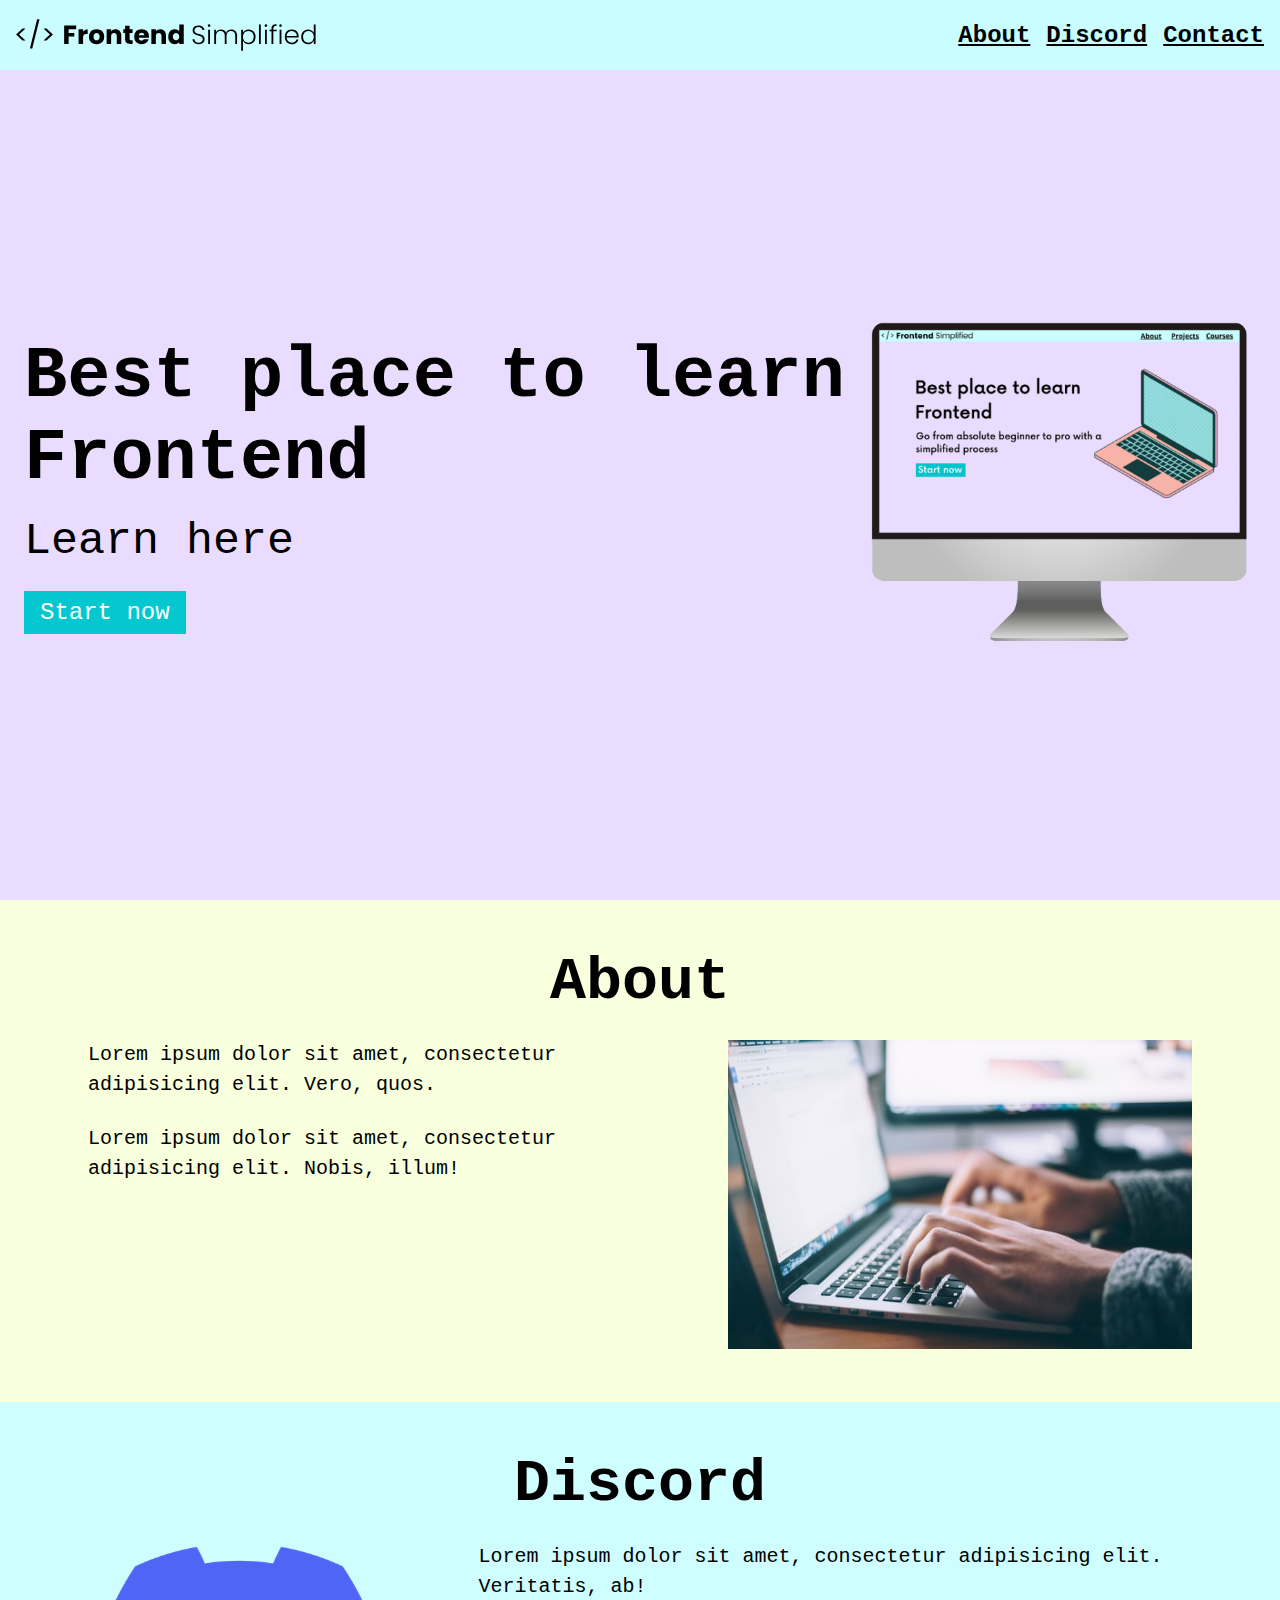
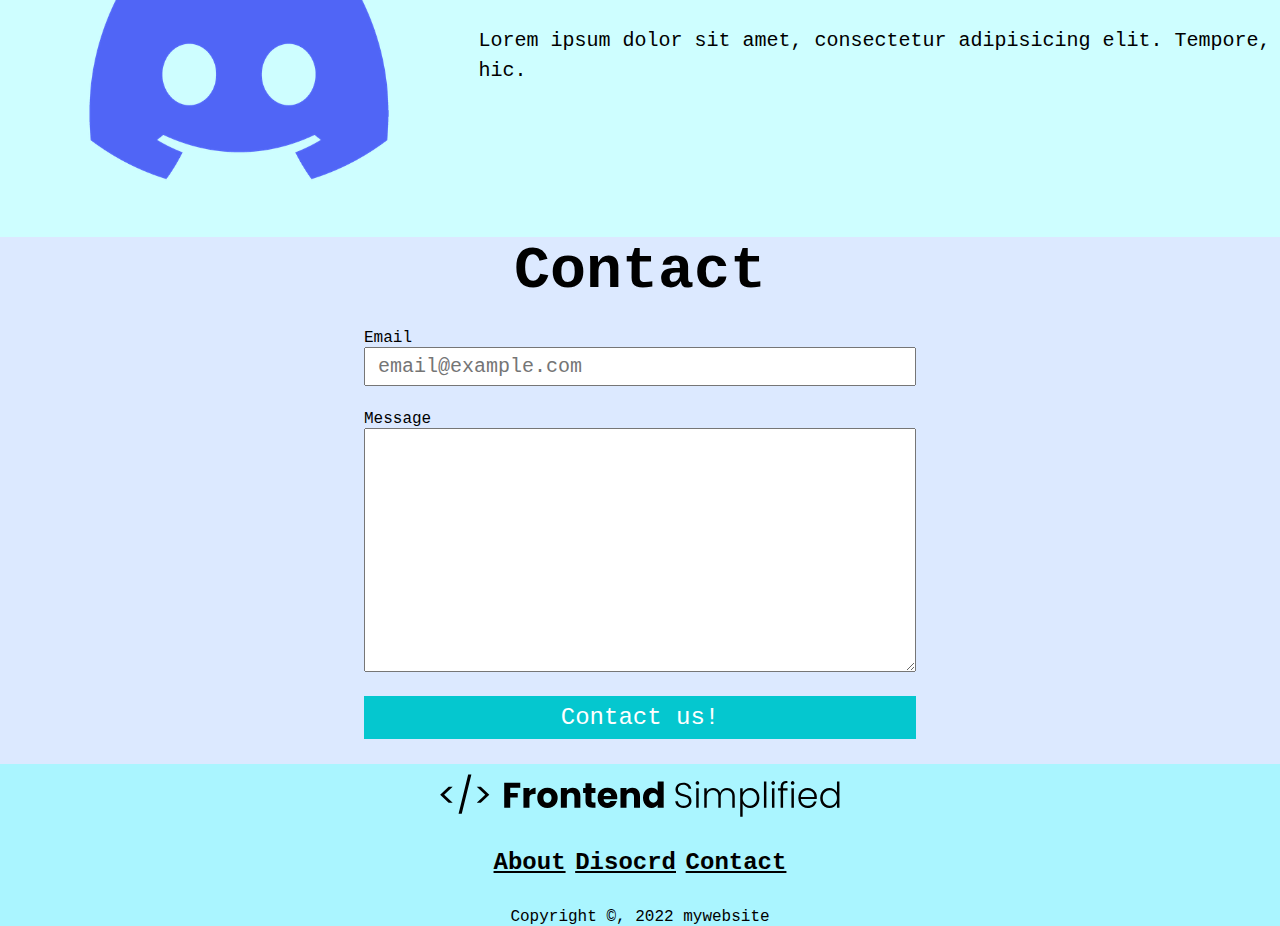
<file: html-css website/index.html>
<!DOCTYPE html>
<html lang="en">
<head>
    <meta charset="UTF-8">
    <meta http-equiv="X-UA-Compatible" content="IE=edge">
    <meta name="viewport" content="width=device-width, initial-scale=1.0">
    <link rel="stylesheet" href="style.css">
    <title>Document</title>
</head>
<body>
    <section>
        <nav>
            <img src="assets/FES.svg" class="logo" alt="">
            <ul>
                <li><a href="#about">About</a></li>
                <li><a href="#discord">Discord</a></li>
                <li><a href="#contact">Contact</a></li>
            </ul>
        </nav>
        <header>
            <div class="row">
                <div class="home-dscp">
                    <h1>Best place to learn Frontend</h1>
                    <p class="subheader">Learn here</p>
                    <button class="home-button">Start now</button>
                </div>
                <figure>
                    <img src="assets/laptop.png" alt="">
                </figure>
            </div>
        </header>
    </section>

    <main>
        <section id="about">
            <h2>About</h2>
            <div class="row">
                <div class="section-dscp">
                    <div class="section-dscp-wrapper">
                        <p class="section-paragraph">Lorem ipsum dolor sit amet, consectetur adipisicing elit. Vero, quos.</p>
                        <p class="section-paragraph">Lorem ipsum dolor sit amet, consectetur adipisicing elit. Nobis, illum!</p>
                    </div>
                    <figure class="about_image-wrapper">
                        <img src="assets/about.jpg" alt="">
                    </figure>
                </div>
            </div>
        </section>

        <section id="discord">
            <h2>Discord</h2>
            <div class="row">
                <div class="section-dscp">
                    <figure class="about_image-wrapper">
                        <img src="assets/discord.png" alt="">
                    </figure>

                    <div>
                        <p class="section-paragraph">Lorem ipsum dolor sit amet, consectetur adipisicing elit. Veritatis, ab!</p>
                        <p class="section-paragraph">Lorem ipsum dolor sit amet, consectetur adipisicing elit. Tempore, hic.</p>
                    </div>
                </div>
            </div>
        </section>

        <section id="contact">
            <h2>Contact</h2>
            <form action="">
                <span>Email</span>
                <input type="email" placeholder="email@example.com">
                <span>Message</span>
                <textarea name="Message" id="" cols="30" rows="10"></textarea>
                <button class="contact-button">Contact us!</button>
            </form>
        </section>
    </main>

    <footer>
        <img class="footer-img" src="assets/FES.svg" alt="">
        <div class="footer-links">
            <a class="footer-link" href="#about">About</a>
            <a class="footer-link" href="#discord">Disocrd</a>
            <a class="footer-link" href="#contacat">Contact</a>
            <a class="footer-link" href=""></a>
        </div>
        <p>Copyright &copy;, 2022 mywebsite </p>
    </footer>
</body>
</html>
</file>
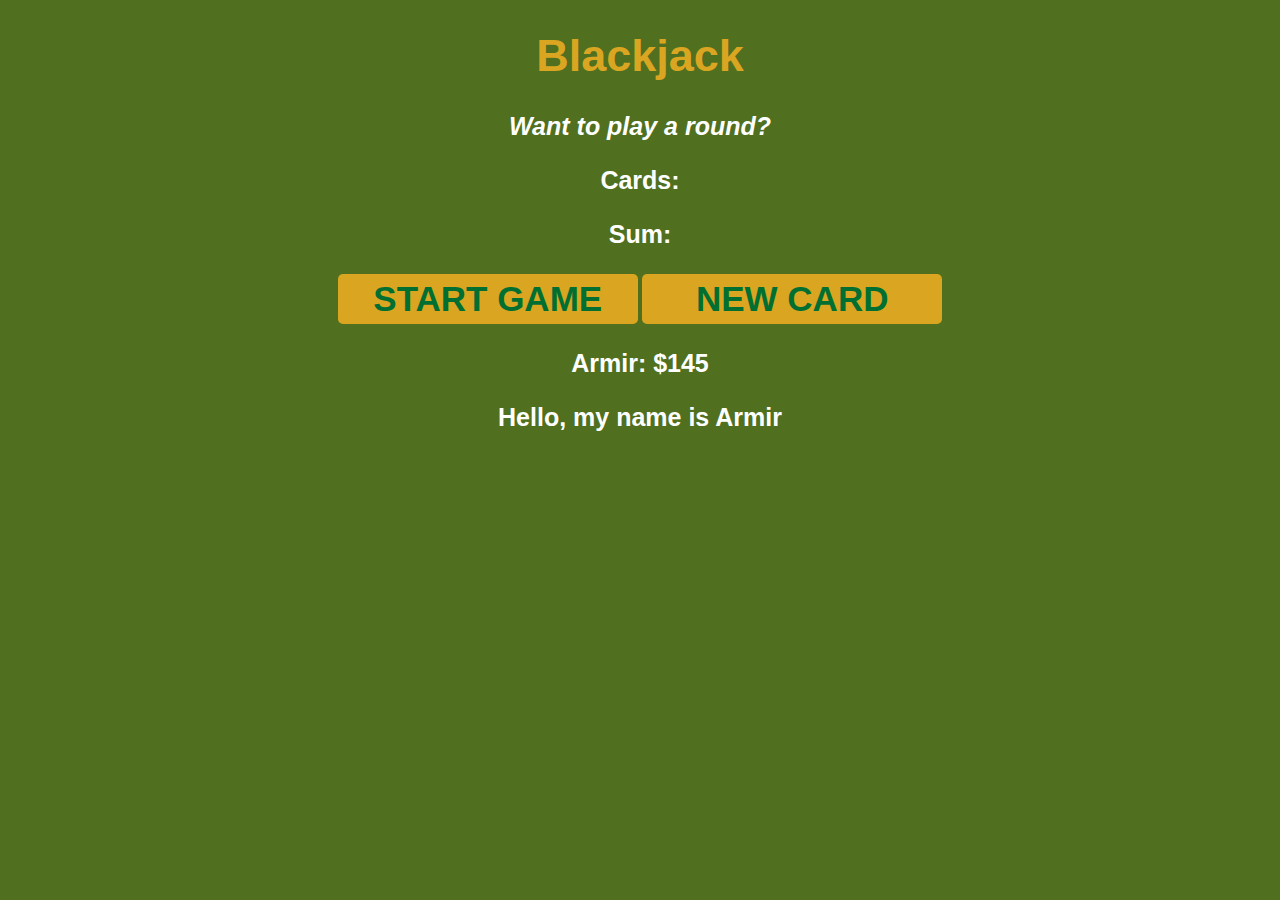
<file: js-crash/build-blackjack-game/index.html>
<!DOCTYPE html>
<html lang="en">
<head>
    <meta charset="UTF-8">
    <meta http-equiv="X-UA-Compatible" content="IE=edge">
    <meta name="viewport" content="width=device-width, initial-scale=1.0">
    <title>Blackjack Game</title>
    <link rel="stylesheet" href="style.css">

</head>
<body>
    
    <h1>Blackjack</h1>
    <p id="message-el">Want to play a round?</p>
    <p id="card-el">Cards: </p>
    <p id="sum-el">Sum: </p>

    <button onclick="startGame()">START GAME</button>
    <button onclick="newCard()">NEW CARD</button>
    <p id="player-el"></p>

    <p id="greeting-el"></p>
    <script src="index.js"></script>
    <script src="practice.js"></script>
</body>
</html>
</file>
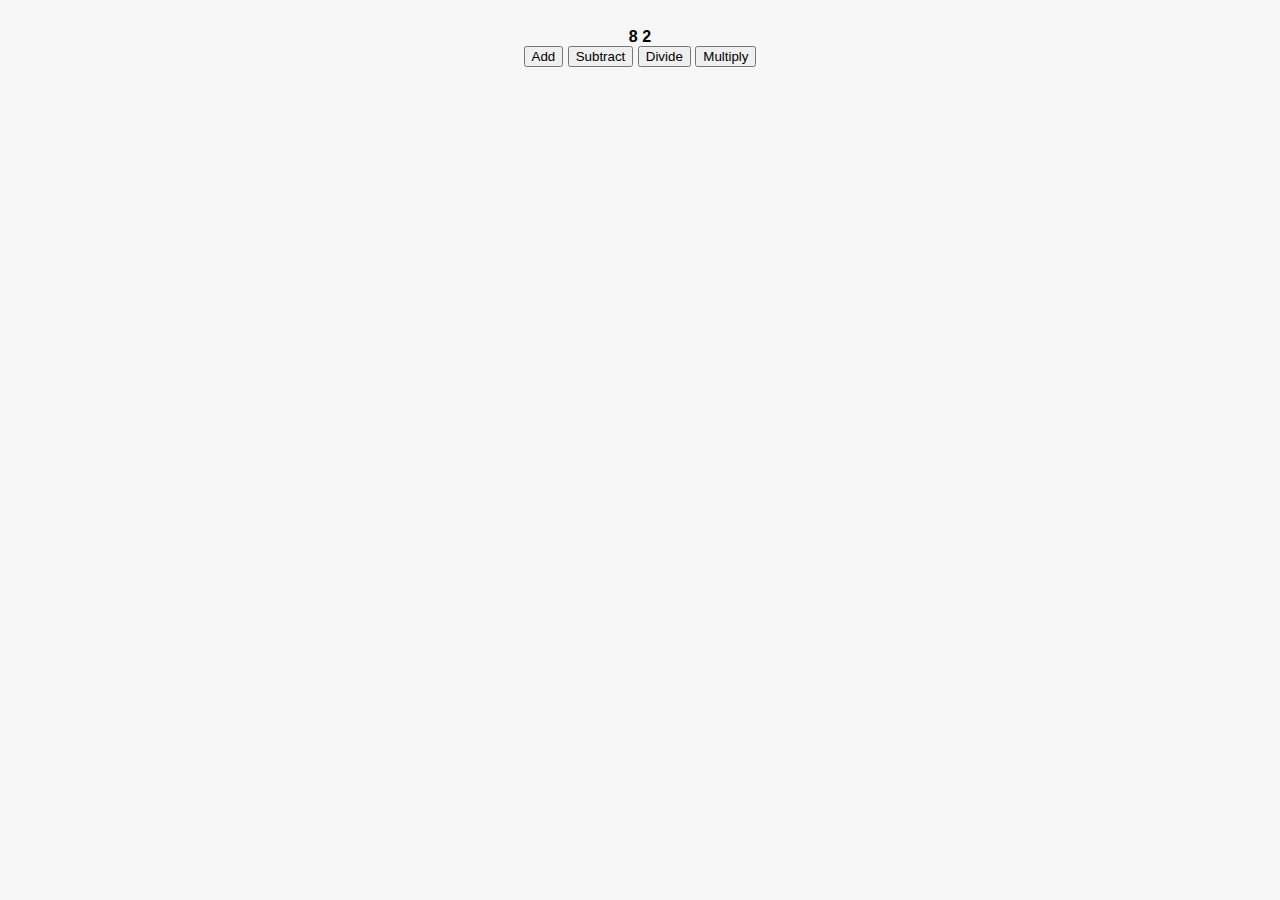
<file: js-crash/calculator-challenge/index.html>
<!DOCTYPE html>
<html lang="en">
<head>
    <meta charset="UTF-8">
    <meta http-equiv="X-UA-Compatible" content="IE=edge">
    <meta name="viewport" content="width=device-width, initial-scale=1.0">
    <title>Simple Calculator</title>
    <link rel="stylesheet" href="style.css">
</head>
<body>
    
    <span id="num1-el"></span>
    <span id="num2-el"></span>
    <br>

    <button onclick="add()">Add</button>
    <button onclick="subtract()">Subtract</button>
    <button onclick="divide()">Divide</button>
    <button onclick="multiply()">Multiply</button>
    <br>

    <span id="sum-el"></span>

    <script src="index.js"></script>
</body>
</html>
</file>
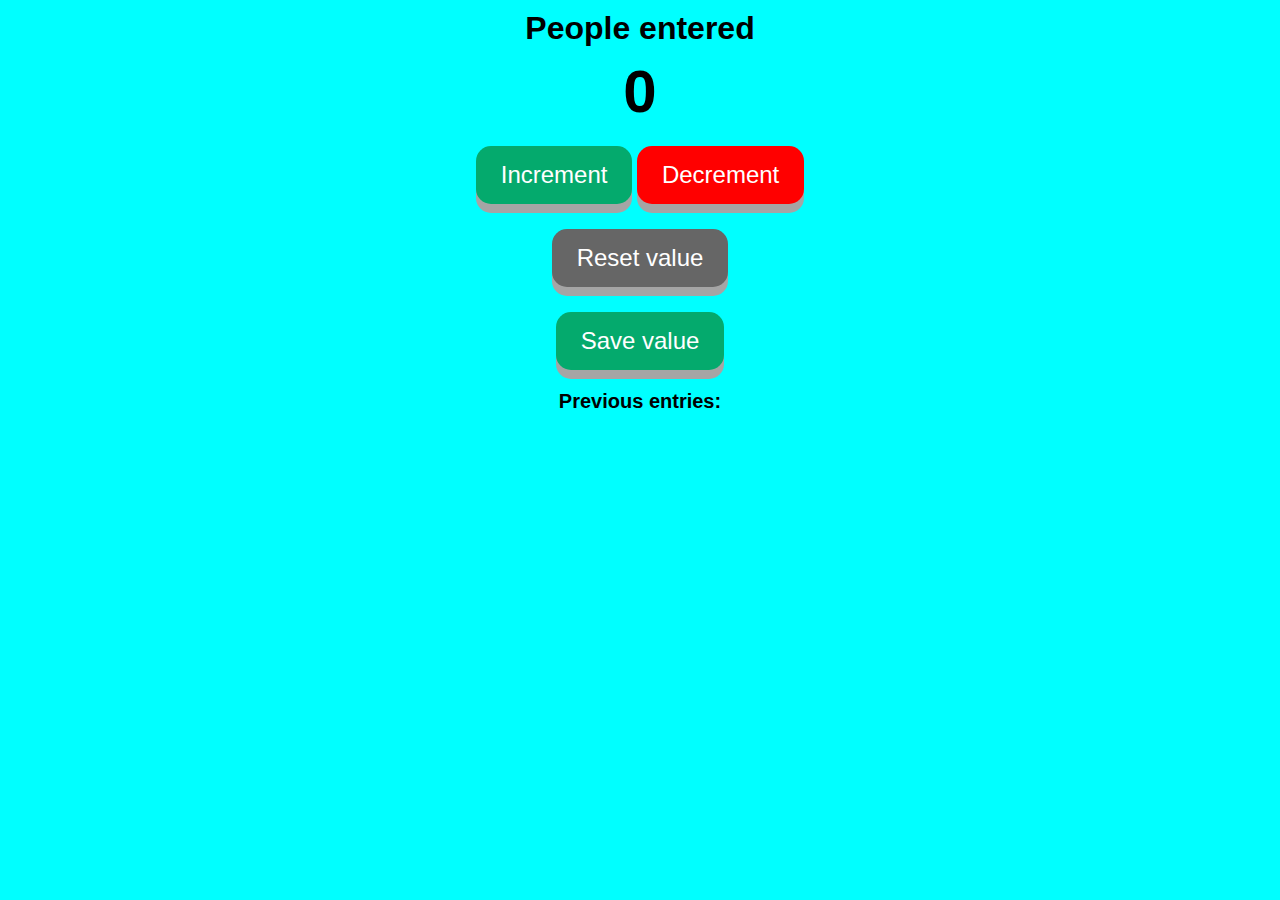
<file: js-crash/passenger-app/index.html>
<!DOCTYPE html>
<html lang="en">
<head>
    <meta charset="UTF-8">
    <meta http-equiv="X-UA-Compatible" content="IE=edge">
    <meta name="viewport" content="width=device-width, initial-scale=1.0">
    <link rel="stylesheet" href="style.css">
    
    <title>Passenger App</title>
</head>
<body>
    <h1>People entered</h1>
    <h2 id="count-el">0</h2>
    <h3 id="welcome-el"></h3>

    <button class="btn btn-increment" onclick="increment()">Increment</button>
    <button class="btn btn-decrement" onclick="decrement()">Decrement</button>

    <button class="btn-reset" onclick="resetValue()">Reset value</button>
    <button class="btn-save" onclick="save()">Save value</button>

    <p id="save-el" class="body-paragraph">Previous entries: </p>

    <script src="index.js"></script>
    <script src="practice.js"></script>
</body>
</html>
</file>
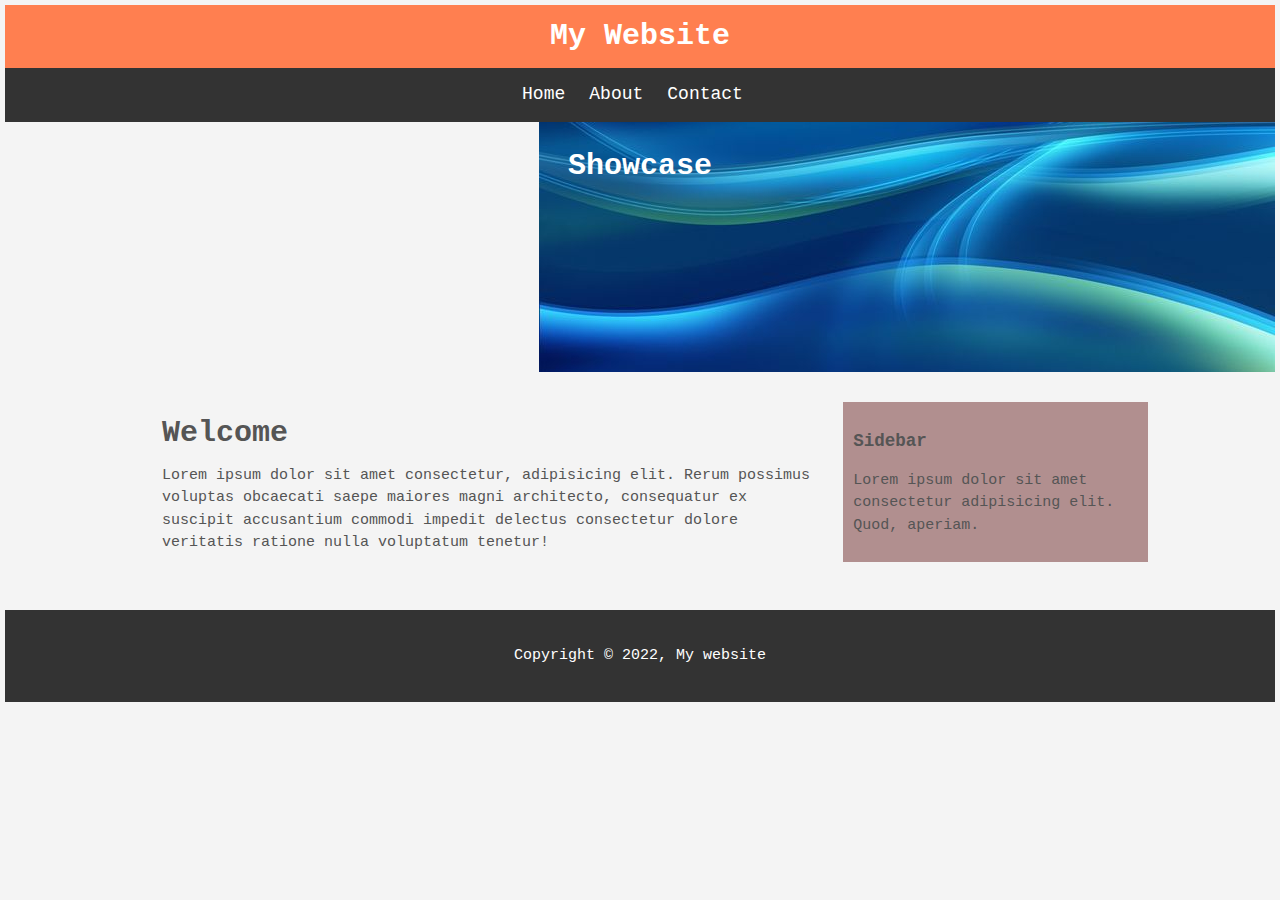
<file: css-cheatsheet/layout.html>
<!DOCTYPE html>
<html lang="en">
<head>
    <meta charset="UTF-8">
    <meta http-equiv="X-UA-Compatible" content="IE=edge">
    <meta name="viewport" content="width=device-width, initial-scale=1.0">
    <title>My Layout</title>
    <link rel="stylesheet" href="css/layout.css">
</head>
<body>

    <header id="main-header">
        <div class="container">
        <h1> My Website </h1>
        </div>
    </header>

    <nav id="navbar">
        <div class="container">
            <ul>
                <li><a href="#">Home</a></li>
                <li><a href="#">About</a></li>
                <li><a href="#">Contact</a></li>
            </ul>
        </div>
    </nav>

    <section id="showcase">
        <div class="container">
            <h1>Showcase</h1>
        </div>
    </section>

    <div class="container">
        <section id="main">
            <h1>Welcome</h1>
            <p>Lorem ipsum dolor sit amet consectetur, adipisicing elit. Rerum possimus voluptas obcaecati saepe maiores magni architecto, consequatur ex suscipit accusantium commodi impedit delectus consectetur dolore veritatis ratione nulla voluptatum tenetur!</p>
        </section>

        <aside id="sidebar">
            <h3>Sidebar</h3>
            <p>Lorem ipsum dolor sit amet consectetur adipisicing elit. Quod, aperiam.</p>
        </aside>
    </div>

    <footer id="main-footer">
        <p>Copyright &copy; 2022, My website</p>
    </footer>

</body>
</html>
</file>
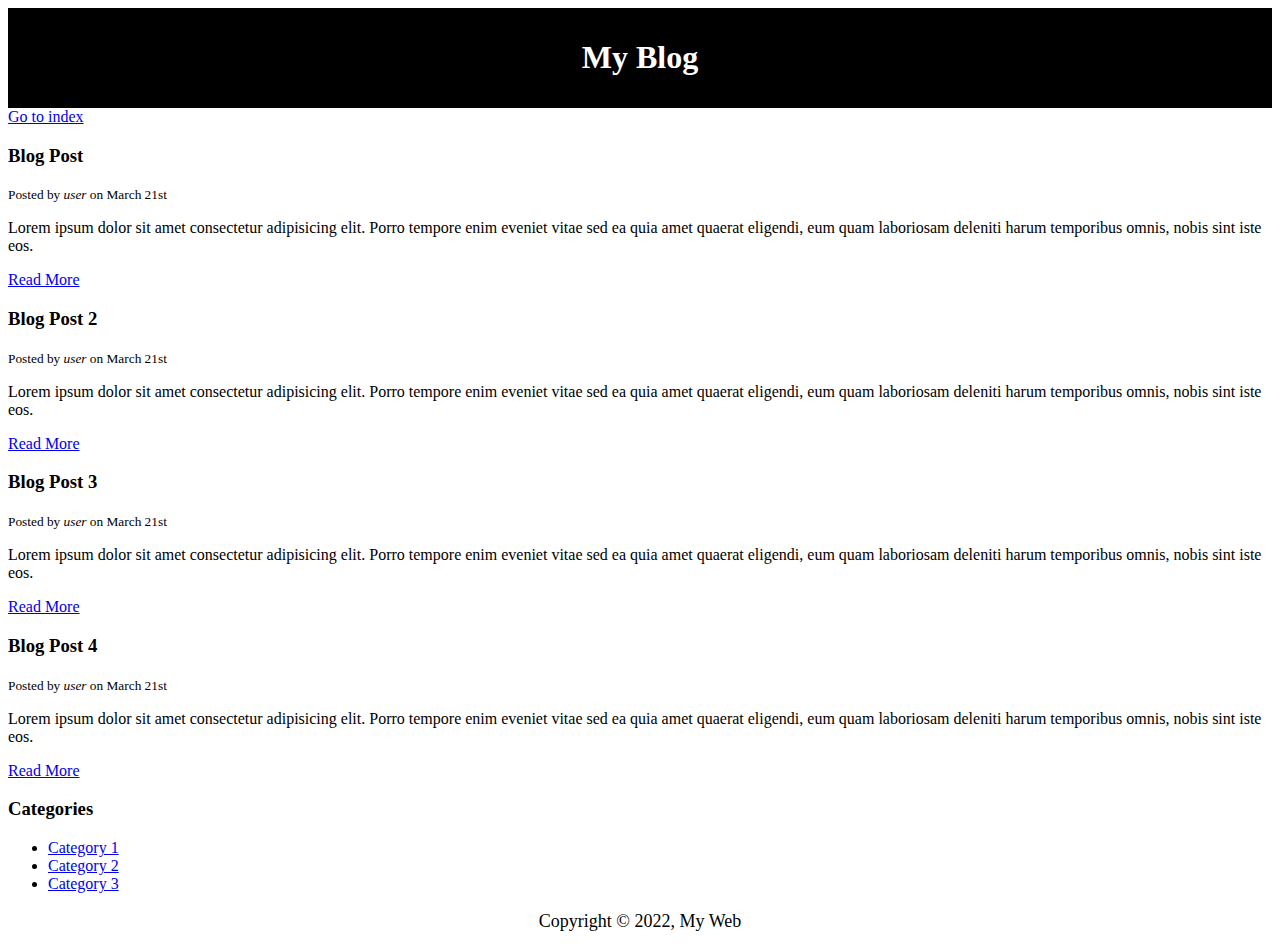
<file: html-cheatsheet/blog.html>
<!DOCTYPE html>
<html lang="en">
<head>
    <meta charset="UTF-8">
    <meta http-equiv="X-UA-Compatible" content="IE=edge">
    <meta name="viewport" content="width=device-width, initial-scale=1.0">
    <title>My Blog</title>
    <style>
        #main-header {
            text-align: center;
            background-color: black;
            color: white;
            padding: 10px;
        }

        #main-footer {
            text-align: center;
            font-size: 18px;
        }
    </style>
</head>
<body>
    <!-- HTML5 Semantic-->

    <header id="main-header">
        <h1>My Blog</h1>
    </header>
    
    <a href="index.html">Go to index</a>

    <section>
        <article class="post">
            <h3>Blog Post</h3>
            <small>Posted by <em>user</em> on March 21st</small>
            <p>Lorem ipsum dolor sit amet consectetur adipisicing elit. Porro tempore enim eveniet vitae sed ea quia amet quaerat eligendi, eum quam laboriosam deleniti harum temporibus omnis, nobis sint iste eos.</p>
            <a href="post.html">Read More</a>
        </article>

        <article class="post">
            <h3>Blog Post 2</h3>
            <small>Posted by <em>user</em> on March 21st</small>
            <p>Lorem ipsum dolor sit amet consectetur adipisicing elit. Porro tempore enim eveniet vitae sed ea quia amet quaerat eligendi, eum quam laboriosam deleniti harum temporibus omnis, nobis sint iste eos.</p>
            <a href="post.html">Read More</a>
        </article>

        <article class="post">
            <h3>Blog Post 3</h3>
            <small>Posted by <em>user</em> on March 21st</small>
            <p>Lorem ipsum dolor sit amet consectetur adipisicing elit. Porro tempore enim eveniet vitae sed ea quia amet quaerat eligendi, eum quam laboriosam deleniti harum temporibus omnis, nobis sint iste eos.</p>
            <a href="post.html">Read More</a>
        </article>

        <article class="post">
            <h3>Blog Post 4</h3>
            <small>Posted by <em>user</em> on March 21st</small>
            <p>Lorem ipsum dolor sit amet consectetur adipisicing elit. Porro tempore enim eveniet vitae sed ea quia amet quaerat eligendi, eum quam laboriosam deleniti harum temporibus omnis, nobis sint iste eos.</p>
            <a href="post.html">Read More</a>
        </article>
    </section>

    <aside>
        <h3>Categories</h3>
        <nav>
            <ul>
                <li><a href="#">Category 1</a></li>
                <li><a href="#">Category 2</a></li>
                <li><a href="#">Category 3</a></li>
            </ul>
        </nav>
    </aside>

    <footer id="main-footer">
        <p> Copyright &copy; 2022, My Web</p>
    </footer>
</body>
</html>
</file>
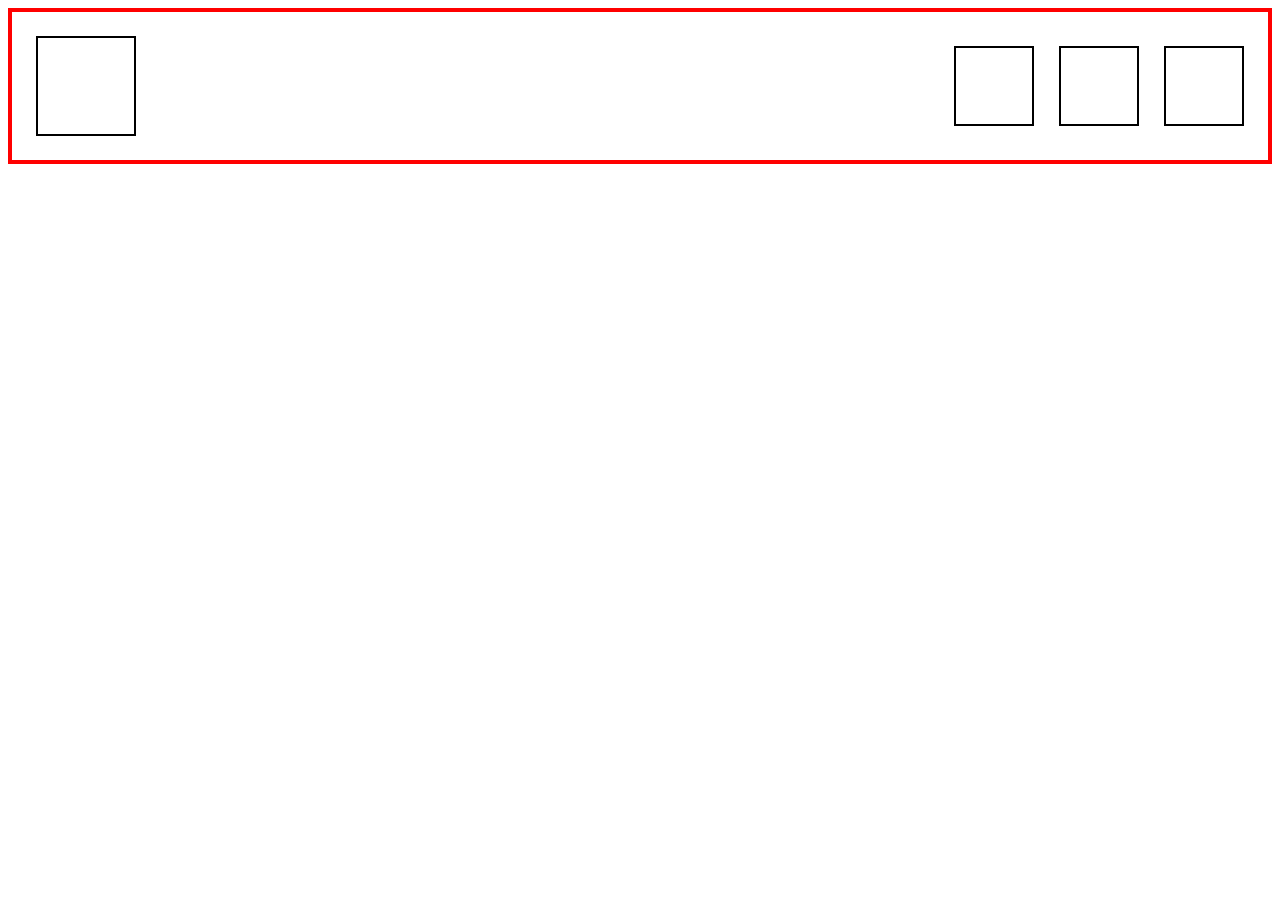
<file: css-cheatsheet/css flex/index2.html>
<!DOCTYPE html>
<html lang="en">
<head>
    <meta charset="UTF-8">
    <meta http-equiv="X-UA-Compatible" content="IE=edge">
    <meta name="viewport" content="width=device-width, initial-scale=1.0">
    <link rel="stylesheet" href="style.css">
    <title>Document</title>
</head>
<body>
    <div class="container">
        <div class="block"></div>
        <div class="wrapper">
            <div class="block small-block"></div>
            <div class="block small-block""></div>
            <div class="block small-block""></div>
        </div>
        
    </div>
</body>
</html>
</file>
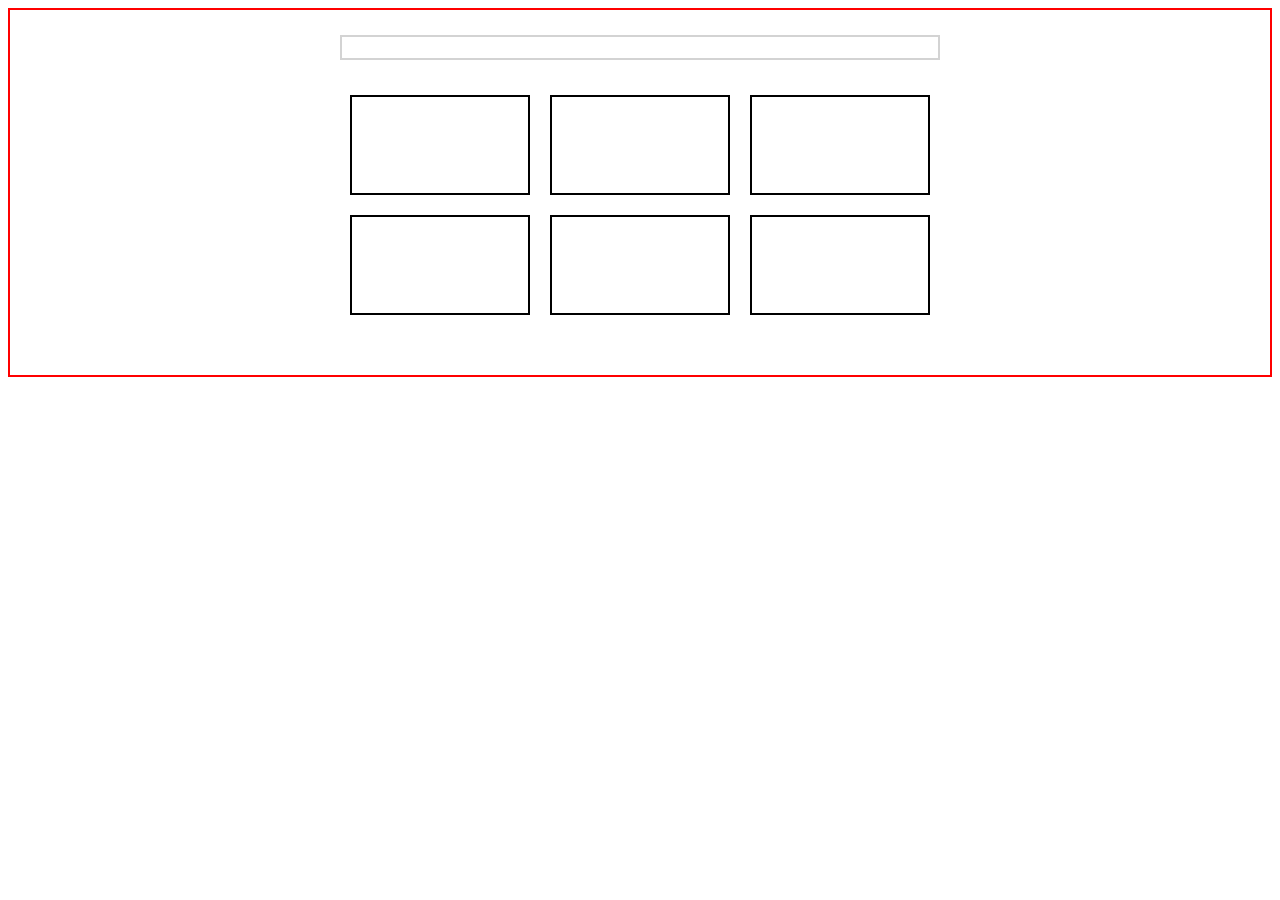
<file: css-cheatsheet/css flex/index3.html>
<!DOCTYPE html>
<html lang="en">
<head>
    <meta charset="UTF-8">
    <meta http-equiv="X-UA-Compatible" content="IE=edge">
    <meta name="viewport" content="width=device-width, initial-scale=1.0">
    <link rel="stylesheet" href="style3.css">
    <title>Document</title>
</head>
<body>
     <div class="container">
         <div class="row">
            <div class="nav">
                
            </div>
            <div class="box-wrapper">
                <div class="box"></div>
                <div class="box"></div>
                <div class="box"></div>
                <div class="box"></div>
                <div class="box"></div>
                <div class="box"></div>
            </div>
         </div>
     </div>
</body>
</html>
</file>
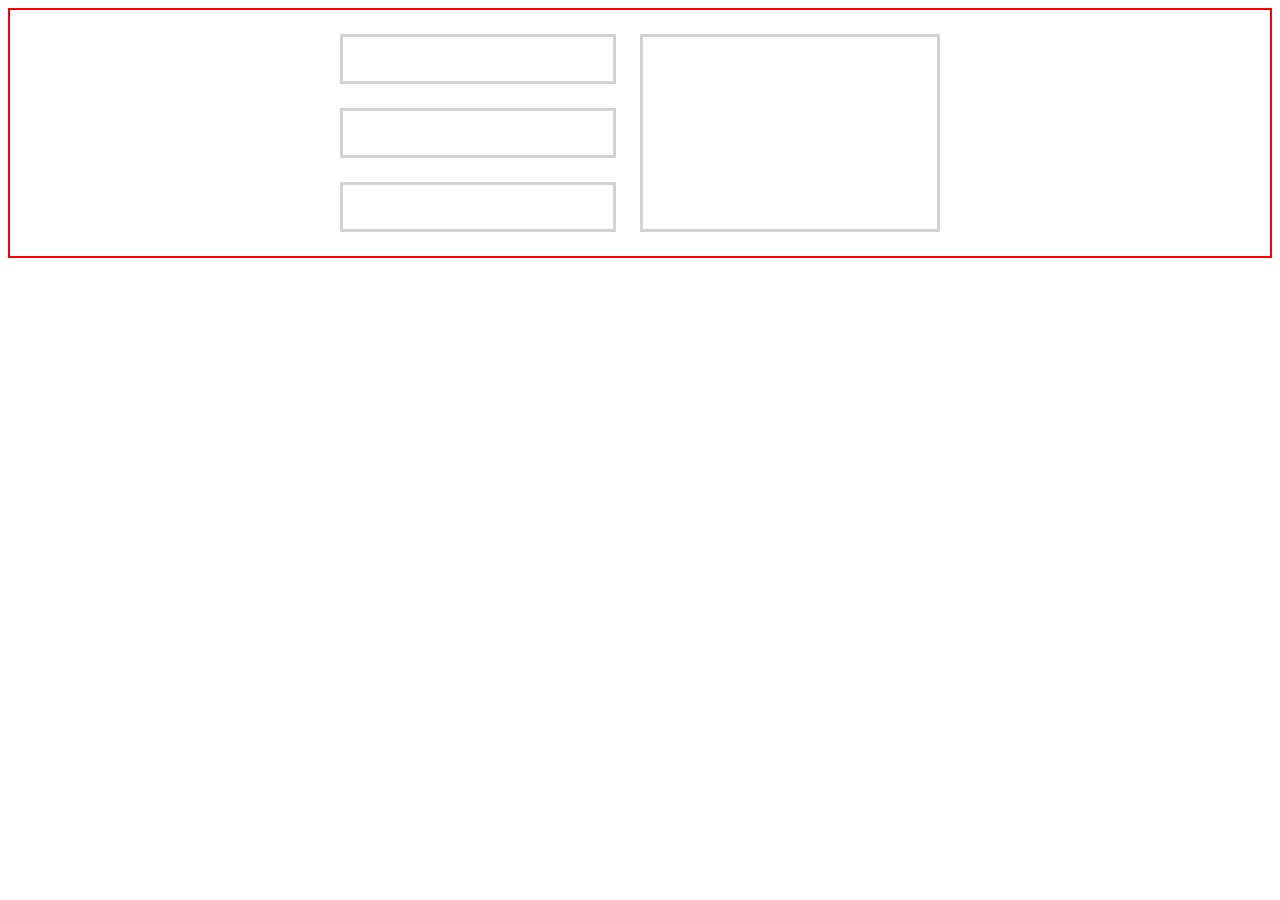
<file: css-cheatsheet/css flex/index4.html>
<!DOCTYPE html>
<html lang="en">
<head>
    <meta charset="UTF-8">
    <meta http-equiv="X-UA-Compatible" content="IE=edge">
    <meta name="viewport" content="width=device-width, initial-scale=1.0">
    <link rel="stylesheet" href="style4.css">
    <title>Document</title>
</head>
<body>
    <div class="container">
        <div class="row">
            <div class="box-wrapper">
                <div class="box box-small"></div>
                <div class="box box-small"></div>
                <div class="box box-small"></div>
            </div>
            
            <div class="box box-large"></div>
        </div>
    </div>
</body>
</html>
</file>
<file: html-css website/style.css>
* {
  padding: 0;
  margin: 0;
  box-sizing: border-box;
  font-family: "Courier New", Courier, monospace;
}

nav {
  height: 70px;
  display: flex;
  justify-content: space-between;
  align-items: center;
  padding: 0 16px;
  background-color: #cafdff;
}

header {
  background-color: #eadcff;
  height: calc(100vh - 70px);
  padding: 24px;
  display: flex;
  align-items: center;
  justify-content: center;
}

.subheader {
  font-size: 45px;
  margin: 16px 0 24px 0;
}

button {
  background-color: #05c7cf;
  color: white;
  border: none;
  padding: 8px 16px;
  font-size: 24px;
  cursor: pointer;
}

button:hover {
  color: black;
}

h1 {
  font-size: 72px;
}
a {
  color: black;
  font-size: 24px;
  font-weight: bold;
}

.logo {
  width: 300px;
}

ul {
  display: flex;
}

li {
  list-style-type: none;
  padding-left: 16px;
}

.row {
  width: 100%;
  max-width: 1300px;
  margin: 0 auto;
  display: flex;
  align-items: center;
  justify-content: center;
}

/* 
ABOUT SECTION
*/
#about {
  padding: 48px 0;
  background-color: #f8ffdc;
}

h2 {
  font-size: 60px;
  text-align: center;
  margin-bottom: 24px;
}

.section-dscp {
  display: flex;
  align-content: center;
  justify-content: center;
}

.about_image-wrapper {
  width: 40%;
  padding: 0 24px;
}

img {
  width: 100%;
}

.section-dscp-wrapper {
  width: 50%;
  padding: 0 24px;
}

.section-paragraph {
  font-size: 20px;
  line-height: 1.5;
  margin-bottom: 24px;
}

/* 
DISCORD SECTION
*/

#discord {
  background-color: #cefeff;
  padding: 48px 0;
}

/* 
Contact SECTION
*/

#contact {
  background-color: #dce9ff;
}

form {
  max-width: 600px;
  display: flex;
  flex-direction: column;
  margin: 0 auto;
  padding: 0 24px;
}

input,
textarea {
  margin-bottom: 24px;
  font-size: 20px;
  padding: 6px 12px;
}
.contact-button {
  margin-bottom: 25px;
}

/* 
Footer SECTION
*/
#footer {
  padding: 48px 0;
}

footer {
  background-color: #aaf5ff;
  display: flex;
  flex-direction: column;
  align-items: center;
}

.footer-img {
  max-width: 400px;
  margin-top: 10px;
  margin-bottom: 32px;
}

.footer-links {
  margin-bottom: 32px;
}

.footer-links {
  padding: 0 16px;
}

@media (max-width: 728px) {
  .row {
    flex-direction: column;
  }
  .home-dscp {
    margin-bottom: 24px 0;
    display: flex;
    flex-direction: column;
    align-items: center;
  }
  .home-button {
    max-width: 240px;
  }
  h1 {
    text-align: center;
    font-size: 55px;
  }

  .subheader {
    text-align: center;
    font-size: 28px;
  }

  ul {
    display: none;
  }

  .section-dscp {
    flex-direction: column;
  }

  .section-dscp-wrapper {
    width: 100%;
  }
  .about_image-wrapper {
    width: 100%;
  }

  #discord .section-dscp {
    flex-direction: column-reverse;
  }

  footer {
    padding: 48px 24px;
  }

  .footer-img {
    max-width: 250px;
  }
}
</file>
<file: js-crash/build-blackjack-game/style.css>
body {
    background-color: #f7f7f7;
    font-family: -apple-system, BlinkMacSystemFont, "Segoe UI", Roboto, Oxygen,
      Ubuntu, Cantarell, "Open Sans", "Helvetica Neue", sans-serif;
    font-weight: bold;
    text-align: center;
    background-color: rgb(80, 112, 32);
}

h1 {
    color: goldenrod;
    font-size: 45px;
}

p {
    color: white;
    font-size: 25px;
}

#message-el {
    font-style: italic;
}

button {
    color: #016f32;
    background-color: goldenrod;
    width: 300px;
    border: none;
    cursor: pointer;
    border-radius: 5px;
    font-size: 35px;
    font-weight: bold;
    padding-top: 5px;
    padding-bottom: 5px;
}

button:hover {
    color: white;
}
</file>
<file: js-crash/calculator-challenge/style.css>
body {
    background-color: #f7f7f7;
    font-family: -apple-system, BlinkMacSystemFont, "Segoe UI", Roboto, Oxygen,
      Ubuntu, Cantarell, "Open Sans", "Helvetica Neue", sans-serif;
    font-weight: bold;
    text-align: center;
    padding: 20px;
  }
</file>
<file: js-crash/passenger-app/style.css>
body {
  background-color: aqua;
  font-family: -apple-system, BlinkMacSystemFont, "Segoe UI", Roboto, Oxygen,
    Ubuntu, Cantarell, "Open Sans", "Helvetica Neue", sans-serif;
  font-weight: bold;
  text-align: center;
}

h1 {
  margin-top: 10px;
  margin-bottom: 10px;
}

h2 {
  font-size: 60px;
  margin-top: 0;
  margin-bottom: 20px;
}

button {
  padding: 15px 25px;
  font-size: 24px;
  text-align: center;
  cursor: pointer;
  outline: none;
  color: #fff;
  background-color: #04aa6d;
  border: none;
  border-radius: 15px;
  box-shadow: 0 9px rgb(165, 165, 165);
}

button:hover {
  background-color: #3e8e41;
}

button:active {
  background-color: #3e8e41;
  box-shadow: 0 5px #666;
  transform: translateY(4px);
}

.btn-decrement {
  background-color: red;
}

.btn-decrement:hover {
  background-color: rgb(129, 5, 5);
}

.btn-reset {
  display: flex;
  margin: 25px auto;
  background-color: #666;
}

.body-paragraph {
  font-size: 20px;
}
</file>
<file: css-cheatsheet/css/layout.css>
body {
  background-color: #f4f4f4;
  color: #555;
  font-family: "Courier New", Courier, monospace;
  font-size: 15px;
  line-height: 1.5em;
  margin: 5px;
}

.container {
  width: 80%;
  margin: auto;
  overflow: hidden;
}

#main-header {
  background-color: coral;
  color: #fff;
  text-align: center;
}

#navbar {
  background-color: #333;
  color: #fff;
  text-align: center;
}

#navbar ul {
  padding: 0;
  list-style: none;
}

#navbar li {
  display: inline;
}

#navbar a {
  color: #fff;
  text-decoration: none;
  font-size: 18px;
  padding-right: 15px;
}

#showcase {
  text-align: center;
  background-image: url("../images/bgimage.jpg");
  background-position: center right;
  background-repeat: no-repeat;
  height: 250px;
  margin-bottom: 30px;
}

#showcase h1 {
  color: white;
  font-size: 30xp;
  line-height: 1.6em;
  padding-top: 30xp;
}

#main {
  box-sizing: border-box;
  float: left;
  width: 70%;
  padding: 0 30px;
}

#sidebar {
  box-sizing: border-box;
  float: left;
  width: 30%;
  padding: 10px;
  background: rgb(177, 143, 143);
}

#main-footer {
  background: #333;
  color: #fff;
  text-align: center;
  padding: 20px;
  margin-top: 40px;
}

@media (max-width: 600px) {
  #main {
    width: 100%;
    float: none;
  }

  #sidebar {
    width: 100%;
    float: none;
  }
}
</file>
<file: css-cheatsheet/css flex/style.css>
* {
  box-sizing: border-box;
}

.container {
  border: 4px red solid;
  display: flex;
  justify-content: space-between;
  padding: 24px;
}

.block {
  width: 100px;
  height: 100px;
  border: 2px solid black;
}

.small-block {
  width: 80px;
  height: 80px;
  margin-left: 25px;
}

.wrapper {
  display: flex;
  align-items: center;
}
</file>
<file: css-cheatsheet/css flex/style3.css>
* {
  box-sizing: border-box;
}

.container {
  border: solid 2px red;
  padding: 25px;
  justify-content: center;
}

.row {
  width: 100%;
  max-width: 600px;
  margin: 0 auto;
}

.nav {
  border: 2px solid lightgray;
  width: 100%;
  height: 25px;
  margin-bottom: 25px;
}

.box {
  border: 2px solid black;
  width: 30%;
  height: 100px;
  display: flex;
  margin: 10px;
}

.box-wrapper {
  display: flex;
  justify-content: space-between;
  flex-wrap: wrap;
  margin-bottom: 25px;
}
</file>
<file: css-cheatsheet/css flex/style4.css>
* {
  box-sizing: border-box;
}

.container {
  border: 2px solid red;
  padding: 24px 24px 0 24px;
}

.row {
  width: 100%;
  display: flex;
  justify-content: space-between;
  max-width: 600px;
  margin: 0 auto;
}

.box {
  border: 3px solid lightgray;
  margin-bottom: 24px;
}

.box-wrapper {
  width: 50%;
  padding-right: 24px;
}

.box-large {
  width: 50%;
}

.box-small {
  height: 50px;
}
</file>
